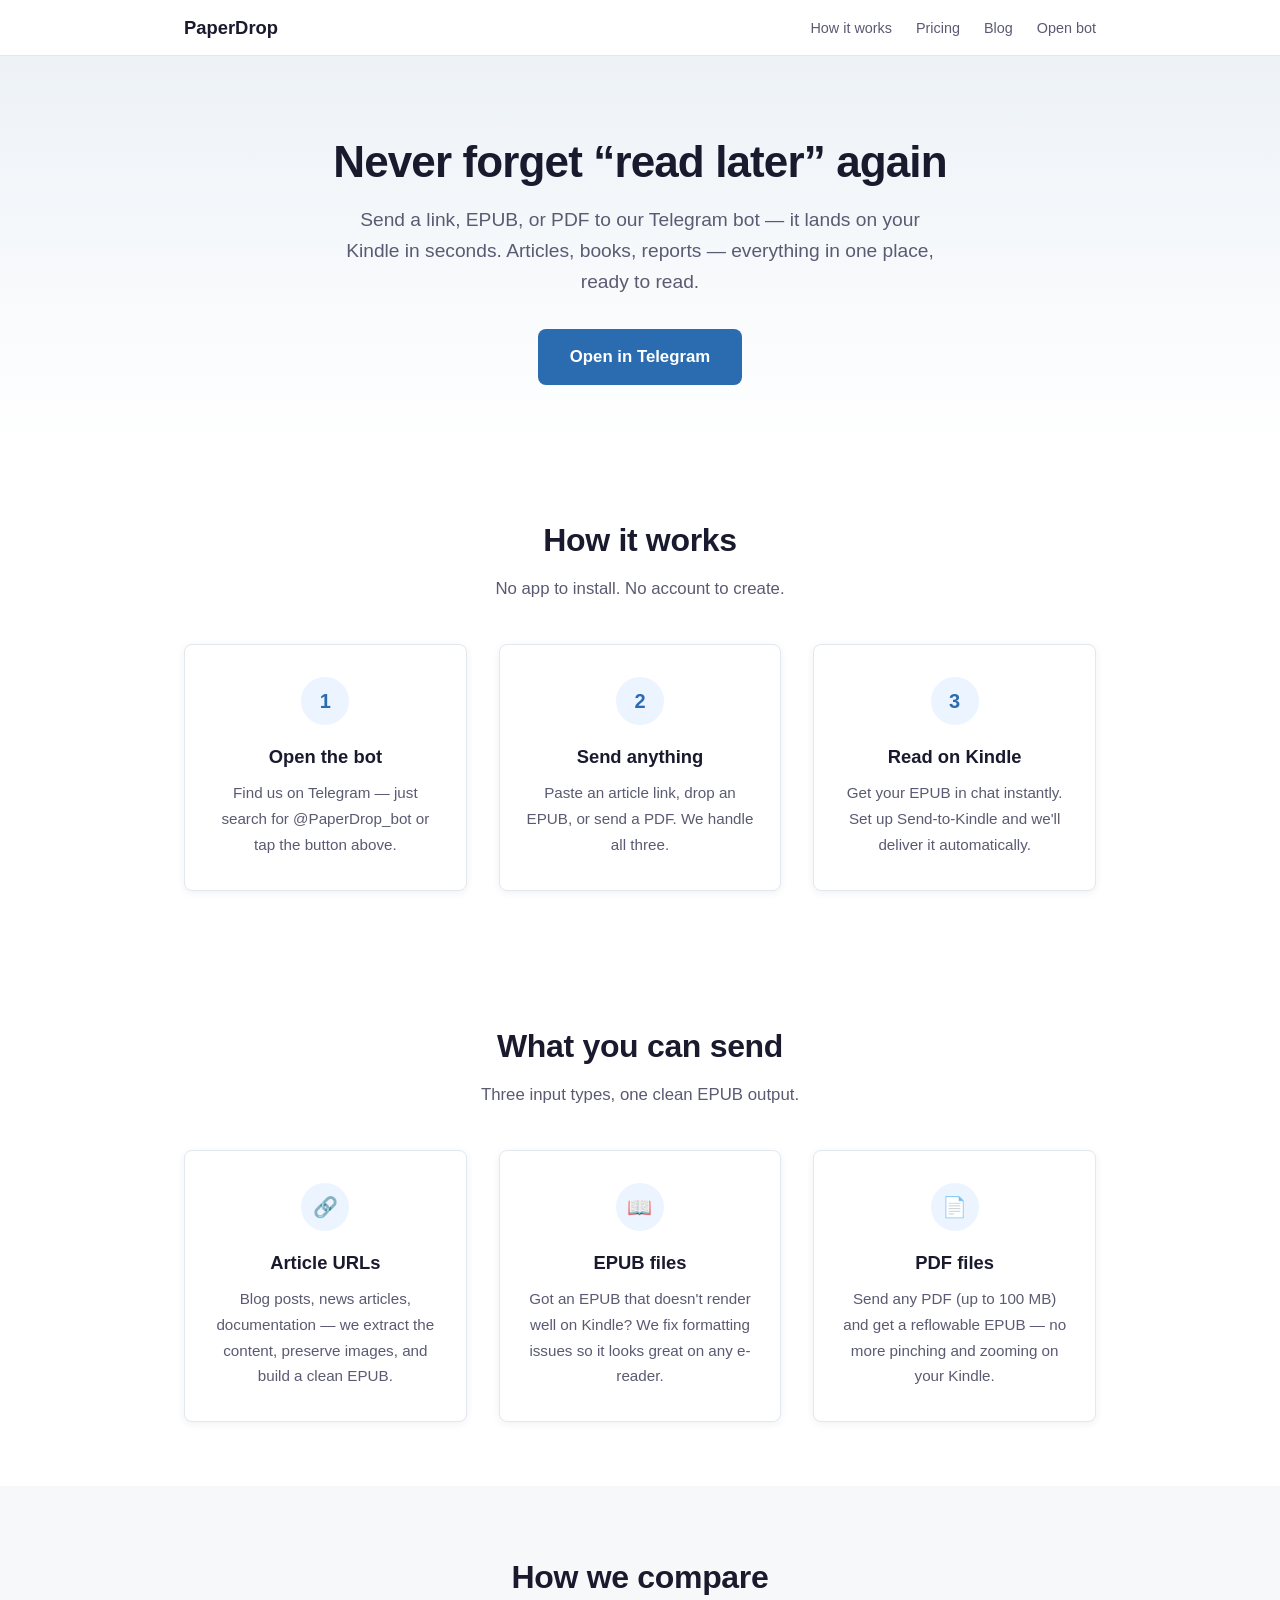
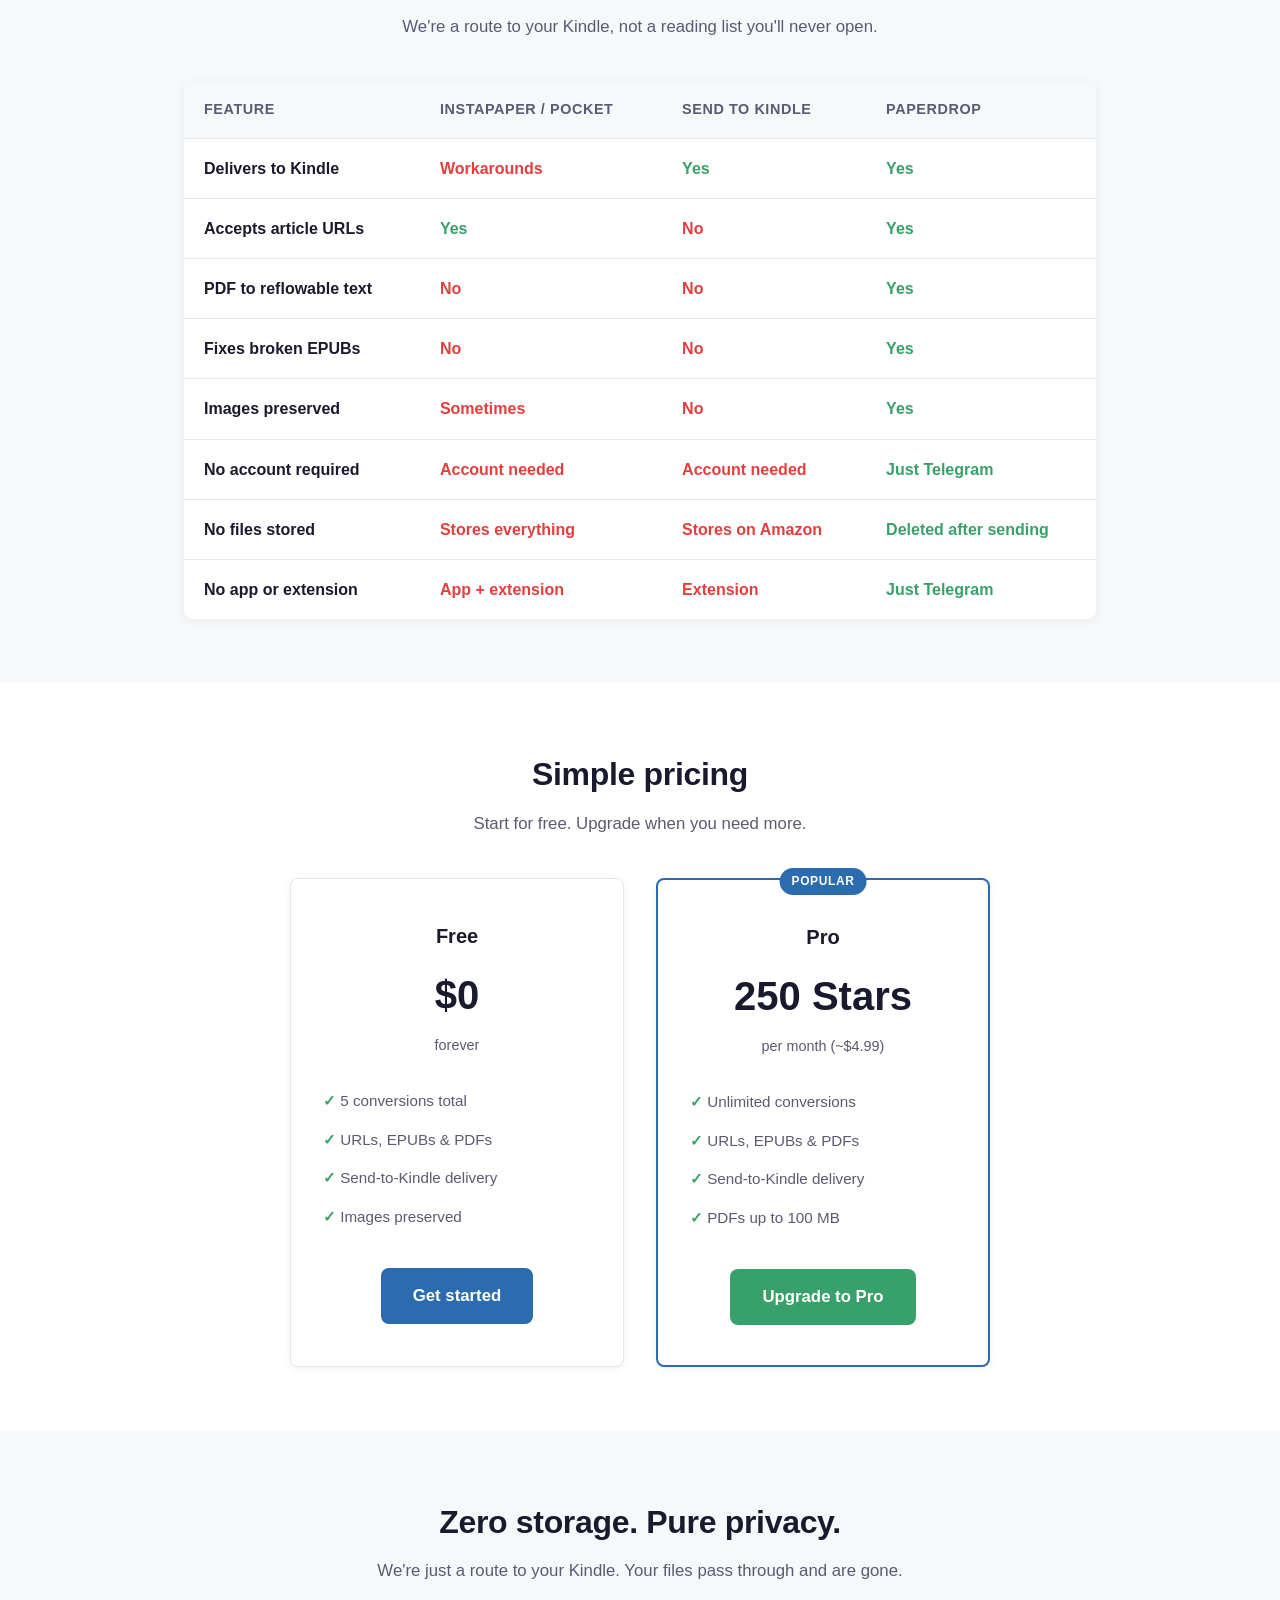
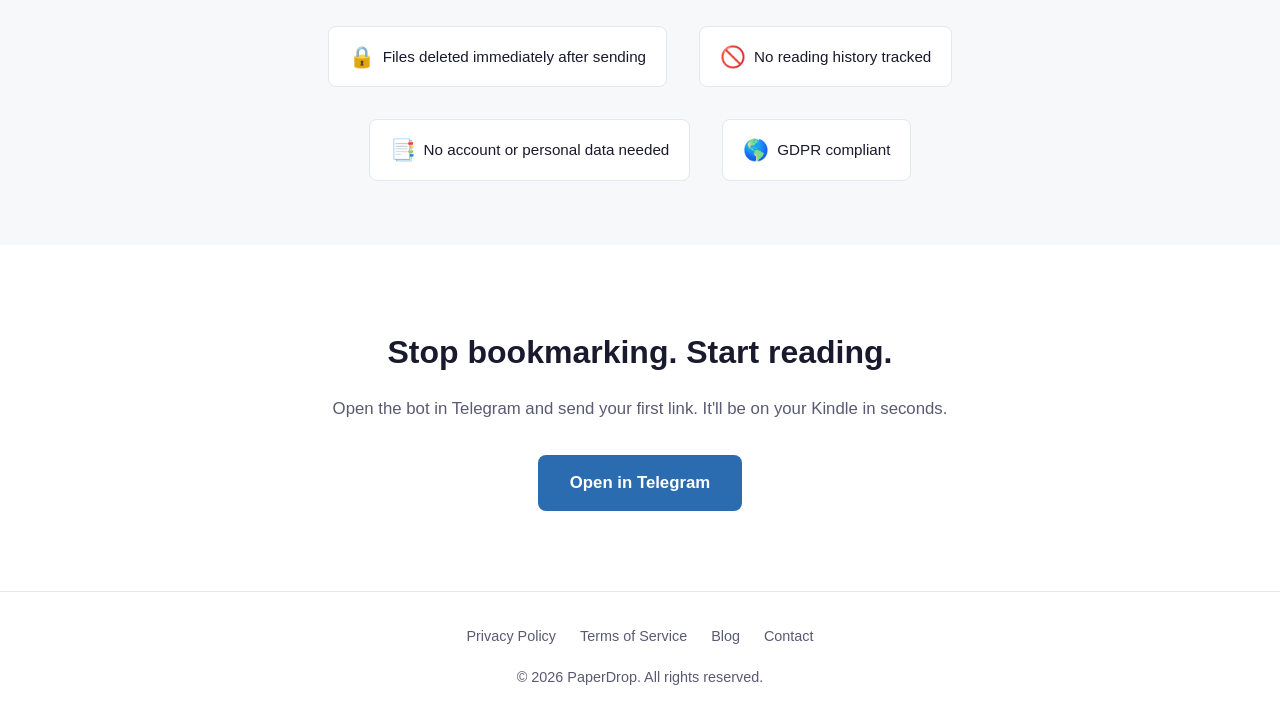
<file: landing/index.html>
<!DOCTYPE html>
<html lang="en">
<head>
  <meta charset="UTF-8">
  <meta name="viewport" content="width=device-width, initial-scale=1.0">
  <title>PaperDrop &mdash; Never forget &ldquo;read later&rdquo; again</title>
  <meta name="description" content="Send articles, EPUBs, or PDFs to our Telegram bot — everything lands on your Kindle in seconds. Never lose a &ldquo;read later&rdquo; link again.">
  <meta name="robots" content="index, follow">
  <link rel="canonical" href="https://paperdrop.bp-flow.com/">

  <!-- Open Graph -->
  <meta property="og:type" content="website">
  <meta property="og:title" content="PaperDrop &mdash; Articles, EPUBs &amp; PDFs to Kindle in seconds">
  <meta property="og:description" content="Send articles, EPUBs, or PDFs to our Telegram bot and get a Kindle-ready EPUB back instantly. Automatic Kindle delivery included.">
  <meta property="og:url" content="https://paperdrop.bp-flow.com">
  <meta property="og:site_name" content="PaperDrop">

  <!-- Twitter Card -->
  <meta name="twitter:card" content="summary">
  <meta name="twitter:title" content="PaperDrop &mdash; Articles, EPUBs &amp; PDFs to Kindle in seconds">
  <meta name="twitter:description" content="Send articles, EPUBs, or PDFs to our Telegram bot. Automatic Kindle delivery included.">

  <link rel="icon" href="favicon.svg" type="image/svg+xml">
  <link rel="stylesheet" href="style.css">

  <!-- Analytics -->
  <meta name="bp-service" content="paperdrop">
  <script src="https://counter.bp-flow.com/static/bp-flow-analytics.js" defer></script>
</head>
<body>

  <!-- Navigation -->
  <nav class="nav">
    <div class="container">
      <a href="/" class="nav-brand">PaperDrop</a>
      <ul class="nav-links">
        <li><a href="#how-it-works">How it works</a></li>
        <li><a href="#pricing">Pricing</a></li>
        <li><a href="https://bp-flow.com/blog">Blog</a></li>
        <li><a href="https://t.me/PaperDrop_bot">Open bot</a></li>
      </ul>
    </div>
  </nav>

  <!-- Hero -->
  <section class="hero">
    <div class="container">
      <h1>Never forget &ldquo;read later&rdquo; again</h1>
      <p class="subheadline">
        Send a link, EPUB, or PDF to our Telegram bot &mdash; it lands on your Kindle in seconds.
        Articles, books, reports &mdash; everything in one place, ready to read.
      </p>
      <a href="https://t.me/PaperDrop_bot" class="btn btn-primary">Open in Telegram</a>
    </div>
  </section>

  <!-- How It Works -->
  <section id="how-it-works">
    <div class="container">
      <h2 class="section-title">How it works</h2>
      <p class="section-subtitle">No app to install. No account to create.</p>
      <div class="steps">
        <div class="step">
          <div class="step-number">1</div>
          <h3>Open the bot</h3>
          <p>Find us on Telegram &mdash; just search for @PaperDrop_bot or tap the button above.</p>
        </div>
        <div class="step">
          <div class="step-number">2</div>
          <h3>Send anything</h3>
          <p>Paste an article link, drop an EPUB, or send a PDF. We handle all three.</p>
        </div>
        <div class="step">
          <div class="step-number">3</div>
          <h3>Read on Kindle</h3>
          <p>Get your EPUB in chat instantly. Set up Send-to-Kindle and we'll deliver it automatically.</p>
        </div>
      </div>
    </div>
  </section>

  <!-- What you can send -->
  <section class="features-section" id="features">
    <div class="container">
      <h2 class="section-title">What you can send</h2>
      <p class="section-subtitle">Three input types, one clean EPUB output.</p>
      <div class="steps">
        <div class="step">
          <div class="step-number">&#128279;</div>
          <h3>Article URLs</h3>
          <p>Blog posts, news articles, documentation &mdash; we extract the content, preserve images, and build a clean EPUB.</p>
        </div>
        <div class="step">
          <div class="step-number">&#128214;</div>
          <h3>EPUB files</h3>
          <p>Got an EPUB that doesn't render well on Kindle? We fix formatting issues so it looks great on any e-reader.</p>
        </div>
        <div class="step">
          <div class="step-number">&#128196;</div>
          <h3>PDF files</h3>
          <p>Send any PDF (up to 100 MB) and get a reflowable EPUB &mdash; no more pinching and zooming on your Kindle.</p>
        </div>
      </div>
    </div>
  </section>

  <!-- Comparison -->
  <section class="comparison-section" id="comparison">
    <div class="container">
      <h2 class="section-title">How we compare</h2>
      <p class="section-subtitle">We're a route to your Kindle, not a reading list you'll never open.</p>
      <div class="comparison-table-wrapper">
        <table class="comparison-table">
          <thead>
            <tr>
              <th>Feature</th>
              <th>Instapaper / Pocket</th>
              <th>Send to Kindle</th>
              <th>PaperDrop</th>
            </tr>
          </thead>
          <tbody>
            <tr>
              <td>Delivers to Kindle</td>
              <td class="cross">Workarounds</td>
              <td class="check">Yes</td>
              <td class="check">Yes</td>
            </tr>
            <tr>
              <td>Accepts article URLs</td>
              <td class="check">Yes</td>
              <td class="cross">No</td>
              <td class="check">Yes</td>
            </tr>
            <tr>
              <td>PDF to reflowable text</td>
              <td class="cross">No</td>
              <td class="cross">No</td>
              <td class="check">Yes</td>
            </tr>
            <tr>
              <td>Fixes broken EPUBs</td>
              <td class="cross">No</td>
              <td class="cross">No</td>
              <td class="check">Yes</td>
            </tr>
            <tr>
              <td>Images preserved</td>
              <td class="cross">Sometimes</td>
              <td class="cross">No</td>
              <td class="check">Yes</td>
            </tr>
            <tr>
              <td>No account required</td>
              <td class="cross">Account needed</td>
              <td class="cross">Account needed</td>
              <td class="check">Just Telegram</td>
            </tr>
            <tr>
              <td>No files stored</td>
              <td class="cross">Stores everything</td>
              <td class="cross">Stores on Amazon</td>
              <td class="check">Deleted after sending</td>
            </tr>
            <tr>
              <td>No app or extension</td>
              <td class="cross">App + extension</td>
              <td class="cross">Extension</td>
              <td class="check">Just Telegram</td>
            </tr>
          </tbody>
        </table>
      </div>
    </div>
  </section>

  <!-- Pricing -->
  <section id="pricing">
    <div class="container">
      <h2 class="section-title">Simple pricing</h2>
      <p class="section-subtitle">Start for free. Upgrade when you need more.</p>
      <div class="pricing-cards">
        <div class="pricing-card">
          <h3>Free</h3>
          <div class="pricing-price">$0</div>
          <div class="pricing-period">forever</div>
          <ul class="pricing-features">
            <li>5 conversions total</li>
            <li>URLs, EPUBs &amp; PDFs</li>
            <li>Send-to-Kindle delivery</li>
            <li>Images preserved</li>
          </ul>
          <a href="https://t.me/PaperDrop_bot" class="btn btn-primary">Get started</a>
        </div>
        <div class="pricing-card featured">
          <h3>Pro</h3>
          <div class="pricing-price">250 Stars</div>
          <div class="pricing-period">per month (~$4.99)</div>
          <ul class="pricing-features">
            <li>Unlimited conversions</li>
            <li>URLs, EPUBs &amp; PDFs</li>
            <li>Send-to-Kindle delivery</li>
            <li>PDFs up to 100 MB</li>
          </ul>
          <a href="https://t.me/PaperDrop_bot" class="btn btn-accent">Upgrade to Pro</a>
        </div>
      </div>
    </div>
  </section>

  <!-- Privacy Highlights -->
  <section class="privacy-highlights">
    <div class="container">
      <h2 class="section-title">Zero storage. Pure privacy.</h2>
      <p class="section-subtitle">We're just a route to your Kindle. Your files pass through and are gone.</p>
      <div class="privacy-badges">
        <div class="privacy-badge">
          <span class="icon">&#128274;</span>
          Files deleted immediately after sending
        </div>
        <div class="privacy-badge">
          <span class="icon">&#128683;</span>
          No reading history tracked
        </div>
        <div class="privacy-badge">
          <span class="icon">&#128209;</span>
          No account or personal data needed
        </div>
        <div class="privacy-badge">
          <span class="icon">&#127758;</span>
          GDPR compliant
        </div>
      </div>
    </div>
  </section>

  <!-- CTA -->
  <section class="cta-section">
    <div class="container">
      <h2>Stop bookmarking. Start reading.</h2>
      <p>Open the bot in Telegram and send your first link. It'll be on your Kindle in seconds.</p>
      <a href="https://t.me/PaperDrop_bot" class="btn btn-primary">Open in Telegram</a>
    </div>
  </section>

  <!-- Footer -->
  <footer class="footer">
    <div class="container">
      <ul class="footer-links">
        <li><a href="privacy.html">Privacy Policy</a></li>
        <li><a href="terms.html">Terms of Service</a></li>
        <li><a href="https://bp-flow.com/blog">Blog</a></li>
        <li><a href="https://t.me/PaperDrop_bot">Contact</a></li>
      </ul>
      <p>&copy; 2026 PaperDrop. All rights reserved.</p>
    </div>
  </footer>

</body>
</html>
</file>
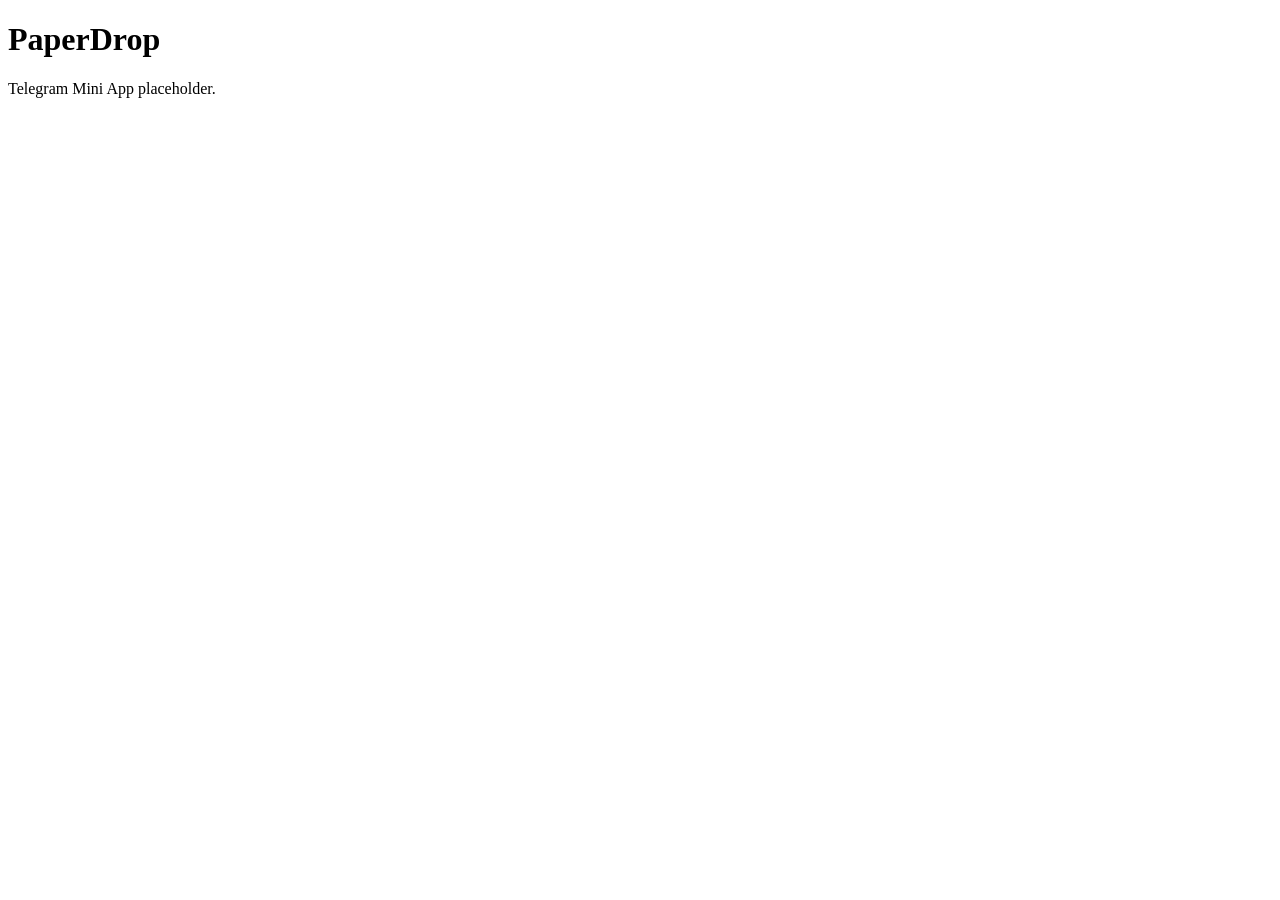
<file: miniapp/index.html>
<!DOCTYPE html>
<html lang="en">
<head>
    <meta charset="UTF-8">
    <meta name="viewport" content="width=device-width, initial-scale=1.0">
    <title>PaperDrop - Mini App</title>
</head>
<body>
    <h1>PaperDrop</h1>
    <p>Telegram Mini App placeholder.</p>
</body>
</html>
</file>
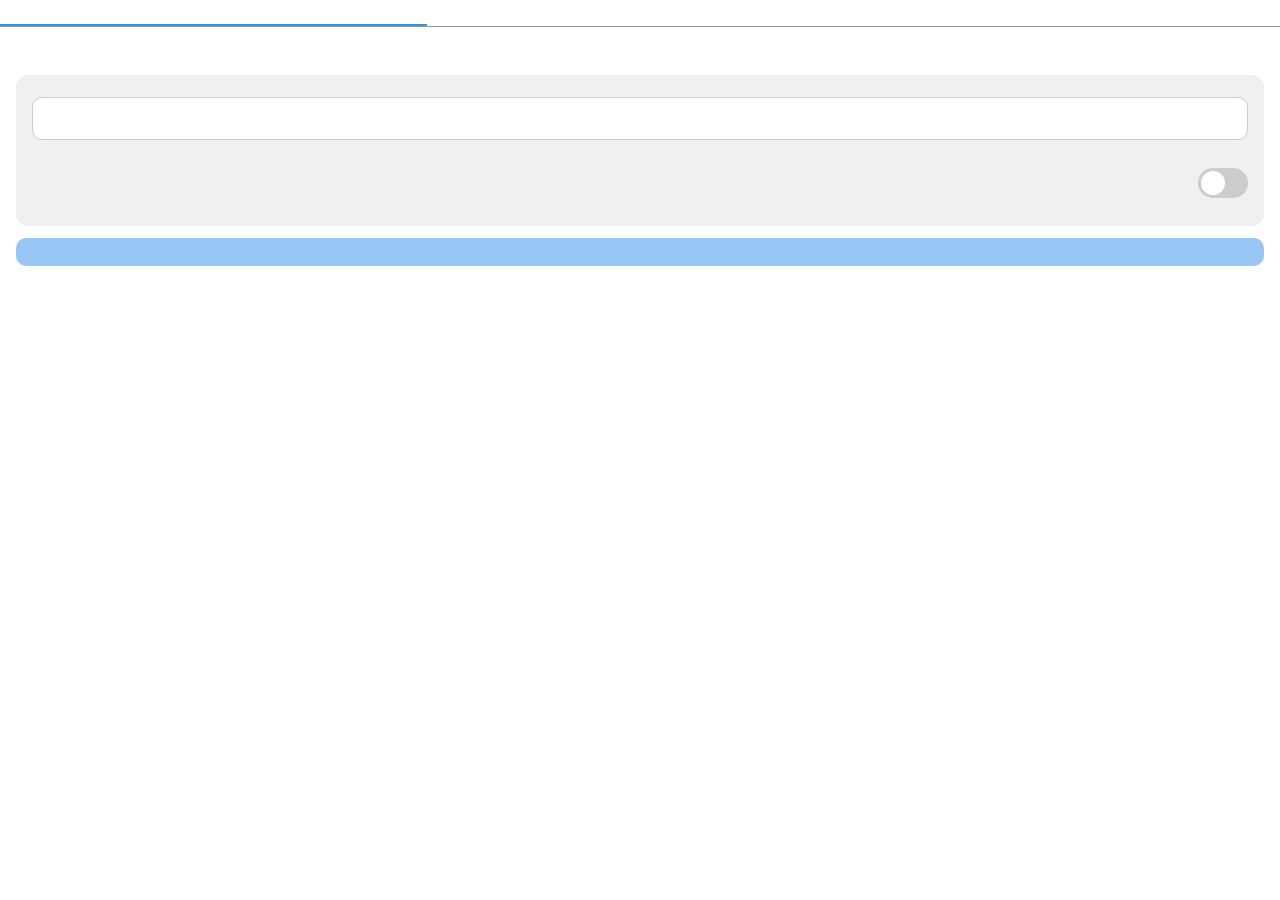
<file: backend/miniapp/index.html>
<!DOCTYPE html>
<html lang="en">
<head>
  <meta charset="UTF-8">
  <meta name="viewport" content="width=device-width, initial-scale=1.0, maximum-scale=1.0, user-scalable=no">
  <title>PaperDrop</title>
  <script src="https://telegram.org/js/telegram-web-app.js"></script>
  <link rel="stylesheet" href="style.css">
</head>
<body>

  <!-- Tab navigation -->
  <nav class="tab-bar">
    <button class="tab-btn active" data-tab="settings" id="tab-settings"></button>
    <button class="tab-btn" data-tab="history" id="tab-history"></button>
    <button class="tab-btn" data-tab="subscription" id="tab-subscription"></button>
  </nav>

  <!-- Settings tab -->
  <section class="tab-panel active" id="panel-settings">
    <div class="welcome" id="welcome-text"></div>

    <p class="section-header" id="label-settings-header"></p>
    <div class="card">
      <div class="form-group">
        <label class="form-label" for="kindle-email" id="label-kindle-email"></label>
        <input class="form-input" type="email" id="kindle-email" placeholder="">
        <p class="form-hint" id="hint-kindle-email"><a href="https://www.amazon.com/sendtokindle" target="_blank" rel="noopener" id="link-kindle-settings"></a></p>
        <p class="form-error" id="error-kindle-email" style="display:none;"></p>
        <p class="form-hint form-hint--action" id="hint-kindle-whitelist" style="display:none;"></p>
      </div>

      <div class="toggle-row">
        <div>
          <div class="toggle-label" id="label-grayscale"></div>
          <div class="toggle-sublabel" id="hint-grayscale"></div>
        </div>
        <label class="toggle-switch">
          <input type="checkbox" id="grayscale-toggle">
          <span class="toggle-slider"></span>
        </label>
      </div>
    </div>

    <button class="btn-primary" id="btn-save-settings" disabled></button>
  </section>

  <!-- History tab -->
  <section class="tab-panel" id="panel-history">
    <p class="section-header" id="label-history-header"></p>
    <ul class="history-list" id="history-list"></ul>
    <div class="spinner" id="history-spinner" style="display:none;"></div>
    <div class="empty-state" id="history-empty" style="display:none;">
      <div class="empty-state-icon">&#128214;</div>
      <p class="empty-state-text" id="label-history-empty"></p>
    </div>
  </section>

  <!-- Subscription tab -->
  <section class="tab-panel" id="panel-subscription">
    <p class="section-header" id="label-sub-header"></p>
    <div class="card sub-card" id="sub-card">
      <div class="spinner" id="sub-spinner"></div>
    </div>
  </section>

  <!-- Toast notification -->
  <div class="toast" id="toast"></div>

  <script src="i18n.js"></script>
  <script src="app.js"></script>
</body>
</html>
</file>
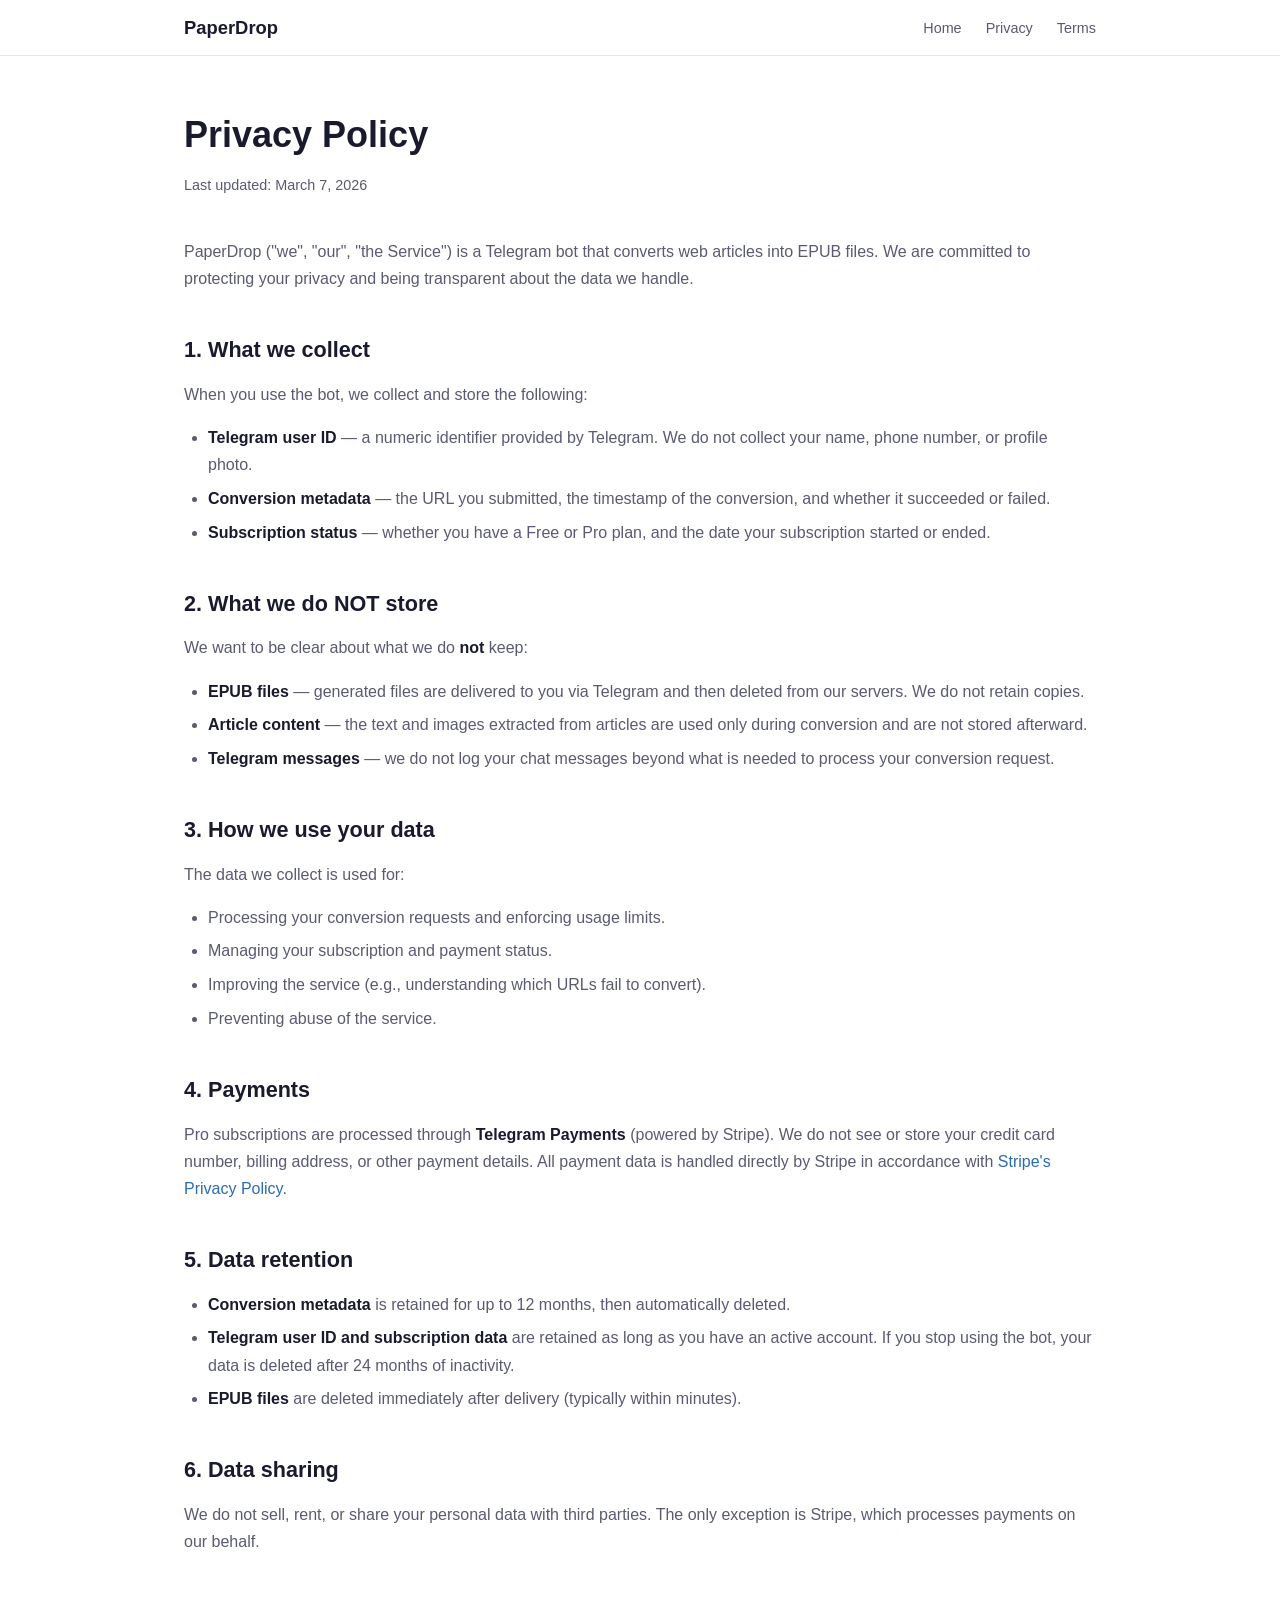
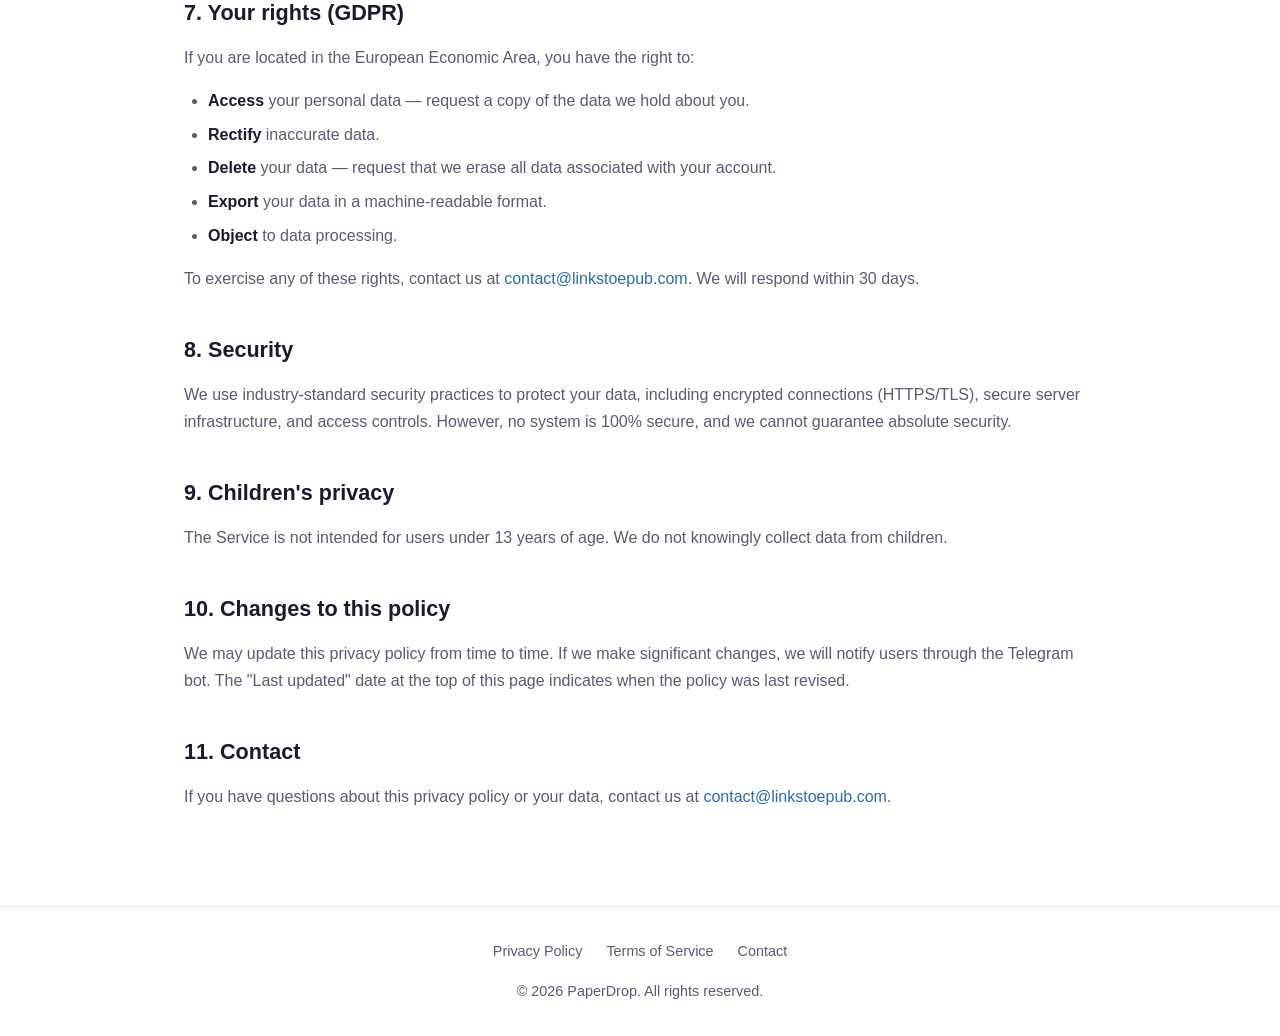
<file: landing/privacy.html>
<!DOCTYPE html>
<html lang="en">
<head>
  <meta charset="UTF-8">
  <meta name="viewport" content="width=device-width, initial-scale=1.0">
  <title>Privacy Policy &mdash; PaperDrop</title>
  <meta name="description" content="Privacy policy for PaperDrop. Learn what data we collect, how we use it, and how we protect your privacy.">
  <meta name="robots" content="index, follow">
  <link rel="canonical" href="https://paperdrop.bp-flow.com/privacy.html">

  <meta property="og:type" content="website">
  <meta property="og:title" content="Privacy Policy &mdash; PaperDrop">
  <meta property="og:description" content="Privacy policy for PaperDrop. Learn what data we collect and how we protect your privacy.">

  <link rel="icon" href="favicon.ico" type="image/x-icon">
  <link rel="stylesheet" href="style.css">
</head>
<body>

  <nav class="nav">
    <div class="container">
      <a href="/" class="nav-brand">PaperDrop</a>
      <ul class="nav-links">
        <li><a href="/">Home</a></li>
        <li><a href="privacy.html">Privacy</a></li>
        <li><a href="terms.html">Terms</a></li>
      </ul>
    </div>
  </nav>

  <main class="legal-page">
    <div class="container">

      <h1>Privacy Policy</h1>
      <p class="last-updated">Last updated: March 7, 2026</p>

      <p>
        PaperDrop ("we", "our", "the Service") is a Telegram bot that converts web articles
        into EPUB files. We are committed to protecting your privacy and being transparent about
        the data we handle.
      </p>

      <h2>1. What we collect</h2>
      <p>When you use the bot, we collect and store the following:</p>
      <ul>
        <li><strong>Telegram user ID</strong> &mdash; a numeric identifier provided by Telegram. We do not collect your name, phone number, or profile photo.</li>
        <li><strong>Conversion metadata</strong> &mdash; the URL you submitted, the timestamp of the conversion, and whether it succeeded or failed.</li>
        <li><strong>Subscription status</strong> &mdash; whether you have a Free or Pro plan, and the date your subscription started or ended.</li>
      </ul>

      <h2>2. What we do NOT store</h2>
      <p>We want to be clear about what we do <strong>not</strong> keep:</p>
      <ul>
        <li><strong>EPUB files</strong> &mdash; generated files are delivered to you via Telegram and then deleted from our servers. We do not retain copies.</li>
        <li><strong>Article content</strong> &mdash; the text and images extracted from articles are used only during conversion and are not stored afterward.</li>
        <li><strong>Telegram messages</strong> &mdash; we do not log your chat messages beyond what is needed to process your conversion request.</li>
      </ul>

      <h2>3. How we use your data</h2>
      <p>The data we collect is used for:</p>
      <ul>
        <li>Processing your conversion requests and enforcing usage limits.</li>
        <li>Managing your subscription and payment status.</li>
        <li>Improving the service (e.g., understanding which URLs fail to convert).</li>
        <li>Preventing abuse of the service.</li>
      </ul>

      <h2>4. Payments</h2>
      <p>
        Pro subscriptions are processed through <strong>Telegram Payments</strong> (powered by Stripe).
        We do not see or store your credit card number, billing address, or other payment details.
        All payment data is handled directly by Stripe in accordance with
        <a href="https://stripe.com/privacy" target="_blank" rel="noopener noreferrer">Stripe's Privacy Policy</a>.
      </p>

      <h2>5. Data retention</h2>
      <ul>
        <li><strong>Conversion metadata</strong> is retained for up to 12 months, then automatically deleted.</li>
        <li><strong>Telegram user ID and subscription data</strong> are retained as long as you have an active account. If you stop using the bot, your data is deleted after 24 months of inactivity.</li>
        <li><strong>EPUB files</strong> are deleted immediately after delivery (typically within minutes).</li>
      </ul>

      <h2>6. Data sharing</h2>
      <p>
        We do not sell, rent, or share your personal data with third parties.
        The only exception is Stripe, which processes payments on our behalf.
      </p>

      <h2>7. Your rights (GDPR)</h2>
      <p>
        If you are located in the European Economic Area, you have the right to:
      </p>
      <ul>
        <li><strong>Access</strong> your personal data &mdash; request a copy of the data we hold about you.</li>
        <li><strong>Rectify</strong> inaccurate data.</li>
        <li><strong>Delete</strong> your data &mdash; request that we erase all data associated with your account.</li>
        <li><strong>Export</strong> your data in a machine-readable format.</li>
        <li><strong>Object</strong> to data processing.</li>
      </ul>
      <p>
        To exercise any of these rights, contact us at
        <a href="mailto:contact@linkstoepub.com">contact@linkstoepub.com</a>.
        We will respond within 30 days.
      </p>

      <h2>8. Security</h2>
      <p>
        We use industry-standard security practices to protect your data, including encrypted
        connections (HTTPS/TLS), secure server infrastructure, and access controls.
        However, no system is 100% secure, and we cannot guarantee absolute security.
      </p>

      <h2>9. Children's privacy</h2>
      <p>
        The Service is not intended for users under 13 years of age.
        We do not knowingly collect data from children.
      </p>

      <h2>10. Changes to this policy</h2>
      <p>
        We may update this privacy policy from time to time. If we make significant changes,
        we will notify users through the Telegram bot. The "Last updated" date at the top
        of this page indicates when the policy was last revised.
      </p>

      <h2>11. Contact</h2>
      <p>
        If you have questions about this privacy policy or your data, contact us at
        <a href="mailto:contact@linkstoepub.com">contact@linkstoepub.com</a>.
      </p>

    </div>
  </main>

  <footer class="footer">
    <div class="container">
      <ul class="footer-links">
        <li><a href="privacy.html">Privacy Policy</a></li>
        <li><a href="terms.html">Terms of Service</a></li>
        <li><a href="mailto:contact@linkstoepub.com">Contact</a></li>
      </ul>
      <p>&copy; 2026 PaperDrop. All rights reserved.</p>
    </div>
  </footer>

</body>
</html>
</file>
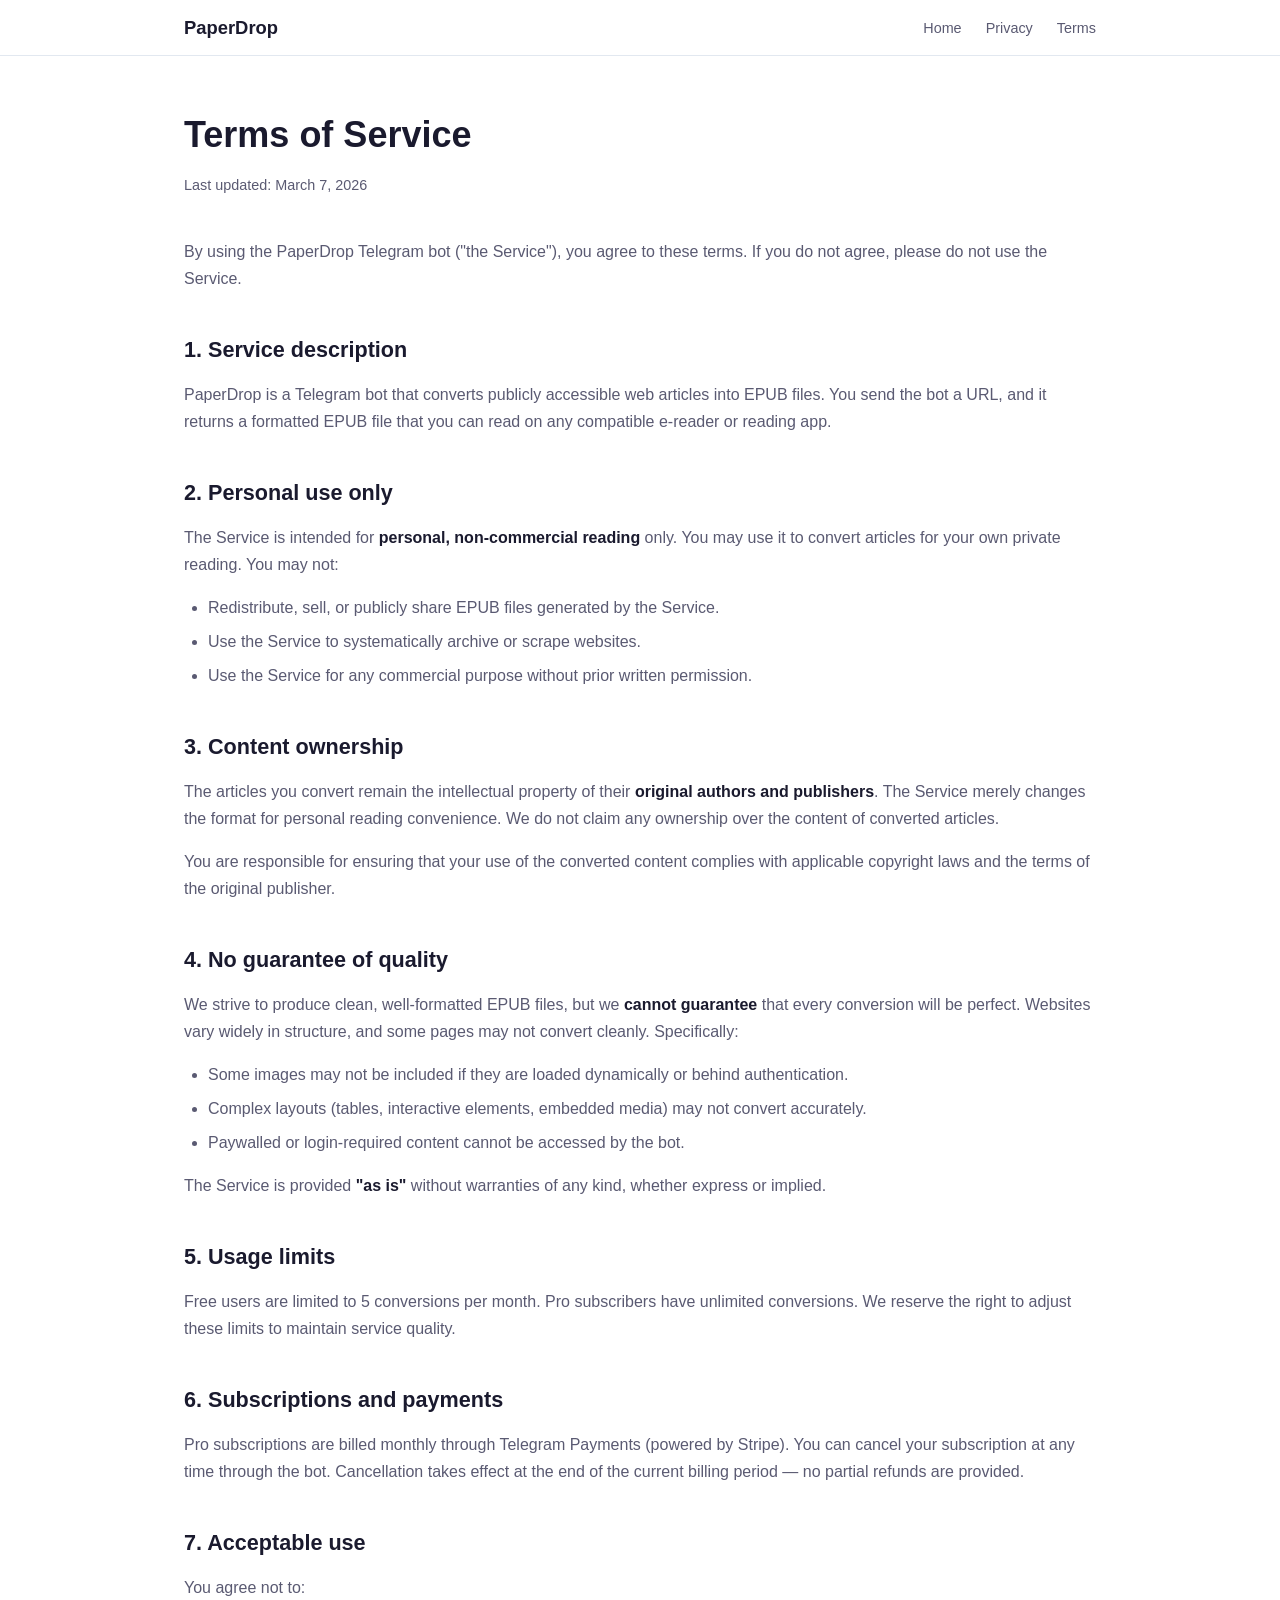
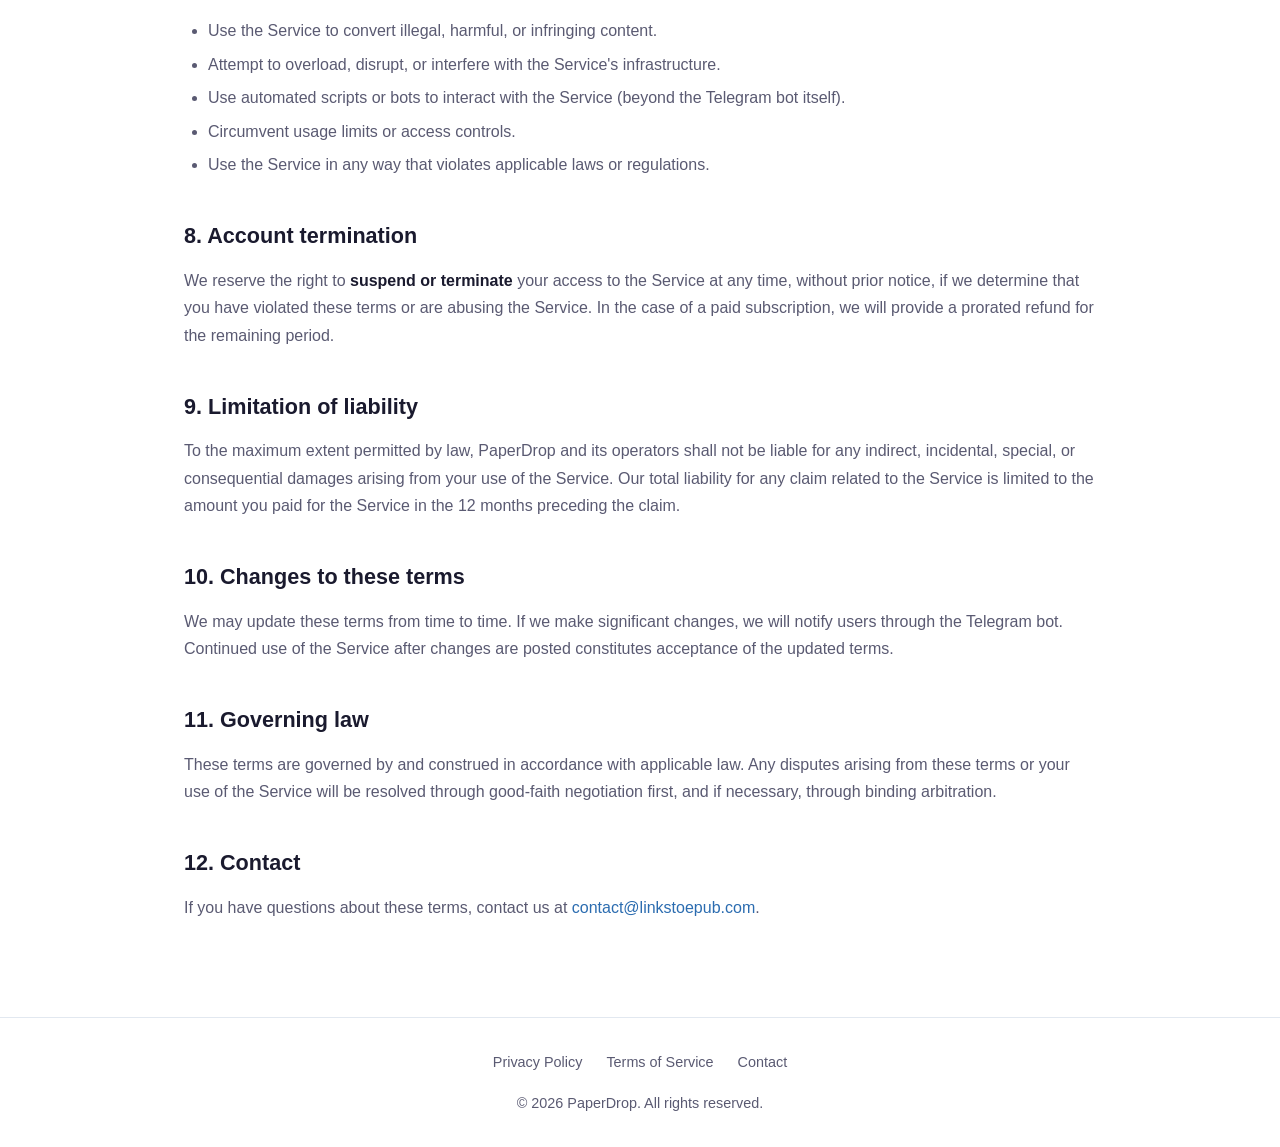
<file: landing/terms.html>
<!DOCTYPE html>
<html lang="en">
<head>
  <meta charset="UTF-8">
  <meta name="viewport" content="width=device-width, initial-scale=1.0">
  <title>Terms of Service &mdash; PaperDrop</title>
  <meta name="description" content="Terms of service for PaperDrop. Read about acceptable use, content ownership, and service limitations.">
  <meta name="robots" content="index, follow">
  <link rel="canonical" href="https://paperdrop.bp-flow.com/terms.html">

  <meta property="og:type" content="website">
  <meta property="og:title" content="Terms of Service &mdash; PaperDrop">
  <meta property="og:description" content="Terms of service for the PaperDrop Telegram bot.">

  <link rel="icon" href="favicon.ico" type="image/x-icon">
  <link rel="stylesheet" href="style.css">
</head>
<body>

  <nav class="nav">
    <div class="container">
      <a href="/" class="nav-brand">PaperDrop</a>
      <ul class="nav-links">
        <li><a href="/">Home</a></li>
        <li><a href="privacy.html">Privacy</a></li>
        <li><a href="terms.html">Terms</a></li>
      </ul>
    </div>
  </nav>

  <main class="legal-page">
    <div class="container">

      <h1>Terms of Service</h1>
      <p class="last-updated">Last updated: March 7, 2026</p>

      <p>
        By using the PaperDrop Telegram bot ("the Service"), you agree to these terms.
        If you do not agree, please do not use the Service.
      </p>

      <h2>1. Service description</h2>
      <p>
        PaperDrop is a Telegram bot that converts publicly accessible web articles into
        EPUB files. You send the bot a URL, and it returns a formatted EPUB file that you can
        read on any compatible e-reader or reading app.
      </p>

      <h2>2. Personal use only</h2>
      <p>
        The Service is intended for <strong>personal, non-commercial reading</strong> only.
        You may use it to convert articles for your own private reading. You may not:
      </p>
      <ul>
        <li>Redistribute, sell, or publicly share EPUB files generated by the Service.</li>
        <li>Use the Service to systematically archive or scrape websites.</li>
        <li>Use the Service for any commercial purpose without prior written permission.</li>
      </ul>

      <h2>3. Content ownership</h2>
      <p>
        The articles you convert remain the intellectual property of their <strong>original authors
        and publishers</strong>. The Service merely changes the format for personal reading
        convenience. We do not claim any ownership over the content of converted articles.
      </p>
      <p>
        You are responsible for ensuring that your use of the converted content complies with
        applicable copyright laws and the terms of the original publisher.
      </p>

      <h2>4. No guarantee of quality</h2>
      <p>
        We strive to produce clean, well-formatted EPUB files, but we <strong>cannot guarantee</strong>
        that every conversion will be perfect. Websites vary widely in structure, and some pages
        may not convert cleanly. Specifically:
      </p>
      <ul>
        <li>Some images may not be included if they are loaded dynamically or behind authentication.</li>
        <li>Complex layouts (tables, interactive elements, embedded media) may not convert accurately.</li>
        <li>Paywalled or login-required content cannot be accessed by the bot.</li>
      </ul>
      <p>
        The Service is provided <strong>"as is"</strong> without warranties of any kind,
        whether express or implied.
      </p>

      <h2>5. Usage limits</h2>
      <p>
        Free users are limited to 5 conversions per month. Pro subscribers have unlimited
        conversions. We reserve the right to adjust these limits to maintain service quality.
      </p>

      <h2>6. Subscriptions and payments</h2>
      <p>
        Pro subscriptions are billed monthly through Telegram Payments (powered by Stripe).
        You can cancel your subscription at any time through the bot. Cancellation takes
        effect at the end of the current billing period &mdash; no partial refunds are provided.
      </p>

      <h2>7. Acceptable use</h2>
      <p>You agree not to:</p>
      <ul>
        <li>Use the Service to convert illegal, harmful, or infringing content.</li>
        <li>Attempt to overload, disrupt, or interfere with the Service's infrastructure.</li>
        <li>Use automated scripts or bots to interact with the Service (beyond the Telegram bot itself).</li>
        <li>Circumvent usage limits or access controls.</li>
        <li>Use the Service in any way that violates applicable laws or regulations.</li>
      </ul>

      <h2>8. Account termination</h2>
      <p>
        We reserve the right to <strong>suspend or terminate</strong> your access to the Service
        at any time, without prior notice, if we determine that you have violated these terms or
        are abusing the Service. In the case of a paid subscription, we will provide a prorated
        refund for the remaining period.
      </p>

      <h2>9. Limitation of liability</h2>
      <p>
        To the maximum extent permitted by law, PaperDrop and its operators shall not be
        liable for any indirect, incidental, special, or consequential damages arising from
        your use of the Service. Our total liability for any claim related to the Service is
        limited to the amount you paid for the Service in the 12 months preceding the claim.
      </p>

      <h2>10. Changes to these terms</h2>
      <p>
        We may update these terms from time to time. If we make significant changes, we will
        notify users through the Telegram bot. Continued use of the Service after changes are
        posted constitutes acceptance of the updated terms.
      </p>

      <h2>11. Governing law</h2>
      <p>
        These terms are governed by and construed in accordance with applicable law.
        Any disputes arising from these terms or your use of the Service will be resolved
        through good-faith negotiation first, and if necessary, through binding arbitration.
      </p>

      <h2>12. Contact</h2>
      <p>
        If you have questions about these terms, contact us at
        <a href="mailto:contact@linkstoepub.com">contact@linkstoepub.com</a>.
      </p>

    </div>
  </main>

  <footer class="footer">
    <div class="container">
      <ul class="footer-links">
        <li><a href="privacy.html">Privacy Policy</a></li>
        <li><a href="terms.html">Terms of Service</a></li>
        <li><a href="mailto:contact@linkstoepub.com">Contact</a></li>
      </ul>
      <p>&copy; 2026 PaperDrop. All rights reserved.</p>
    </div>
  </footer>

</body>
</html>
</file>
<file: landing/style.css>
/* ===== Reset & Base ===== */
*,
*::before,
*::after {
  box-sizing: border-box;
  margin: 0;
  padding: 0;
}

:root {
  --color-bg: #ffffff;
  --color-bg-alt: #f7f8fa;
  --color-text: #1a1a2e;
  --color-text-muted: #5a5a72;
  --color-primary: #2b6cb0;
  --color-primary-hover: #1e4e8c;
  --color-accent: #38a169;
  --color-accent-hover: #2f855a;
  --color-border: #e2e8f0;
  --color-card-bg: #ffffff;
  --color-card-shadow: rgba(0, 0, 0, 0.06);
  --color-hero-gradient-start: #edf2f7;
  --color-hero-gradient-end: #e2e8f0;
  --color-tag-bg: #ebf4ff;
  --color-tag-text: #2b6cb0;
  --color-check: #38a169;
  --color-cross: #e53e3e;
  --radius: 8px;
  --max-width: 960px;
  --font-sans: -apple-system, BlinkMacSystemFont, "Segoe UI", Roboto, "Helvetica Neue", Arial, sans-serif;
}

@media (prefers-color-scheme: dark) {
  :root {
    --color-bg: #0f1117;
    --color-bg-alt: #181a24;
    --color-text: #e2e8f0;
    --color-text-muted: #a0aec0;
    --color-primary: #63b3ed;
    --color-primary-hover: #90cdf4;
    --color-accent: #68d391;
    --color-accent-hover: #9ae6b4;
    --color-border: #2d3748;
    --color-card-bg: #1a202c;
    --color-card-shadow: rgba(0, 0, 0, 0.3);
    --color-hero-gradient-start: #1a202c;
    --color-hero-gradient-end: #171923;
    --color-tag-bg: #1a365d;
    --color-tag-text: #90cdf4;
    --color-check: #68d391;
    --color-cross: #fc8181;
  }
}

html {
  scroll-behavior: smooth;
  font-size: 16px;
}

body {
  font-family: var(--font-sans);
  color: var(--color-text);
  background-color: var(--color-bg);
  line-height: 1.7;
  -webkit-font-smoothing: antialiased;
}

a {
  color: var(--color-primary);
  text-decoration: none;
}

a:hover {
  text-decoration: underline;
}

img {
  max-width: 100%;
  height: auto;
}

/* ===== Layout ===== */
.container {
  max-width: var(--max-width);
  margin: 0 auto;
  padding: 0 1.5rem;
}

section {
  padding: 4rem 0;
}

/* ===== Navigation ===== */
.nav {
  position: sticky;
  top: 0;
  z-index: 100;
  background-color: var(--color-bg);
  border-bottom: 1px solid var(--color-border);
  padding: 0.75rem 0;
}

.nav .container {
  display: flex;
  align-items: center;
  justify-content: space-between;
}

.nav-brand {
  font-size: 1.15rem;
  font-weight: 700;
  color: var(--color-text);
  text-decoration: none;
}

.nav-brand:hover {
  text-decoration: none;
}

.nav-links {
  display: flex;
  gap: 1.5rem;
  list-style: none;
}

.nav-links a {
  font-size: 0.9rem;
  color: var(--color-text-muted);
  transition: color 0.15s;
}

.nav-links a:hover {
  color: var(--color-text);
  text-decoration: none;
}

/* ===== Hero ===== */
.hero {
  text-align: center;
  padding: 5rem 0 4rem;
  background: linear-gradient(180deg, var(--color-hero-gradient-start), var(--color-bg));
}

.hero h1 {
  font-size: 2.75rem;
  font-weight: 800;
  line-height: 1.2;
  margin-bottom: 1rem;
  letter-spacing: -0.02em;
}

.hero .subheadline {
  font-size: 1.2rem;
  color: var(--color-text-muted);
  max-width: 600px;
  margin: 0 auto 2rem;
  line-height: 1.6;
}

/* ===== Buttons ===== */
.btn {
  display: inline-block;
  padding: 0.85rem 2rem;
  border-radius: var(--radius);
  font-size: 1.05rem;
  font-weight: 600;
  text-decoration: none;
  transition: background-color 0.15s, transform 0.1s;
  cursor: pointer;
  border: none;
}

.btn:hover {
  text-decoration: none;
  transform: translateY(-1px);
}

.btn-primary {
  background-color: var(--color-primary);
  color: #fff;
}

.btn-primary:hover {
  background-color: var(--color-primary-hover);
}

.btn-accent {
  background-color: var(--color-accent);
  color: #fff;
}

.btn-accent:hover {
  background-color: var(--color-accent-hover);
}

/* ===== Section Headings ===== */
.section-title {
  font-size: 2rem;
  font-weight: 700;
  text-align: center;
  margin-bottom: 0.5rem;
  letter-spacing: -0.01em;
}

.section-subtitle {
  text-align: center;
  color: var(--color-text-muted);
  margin-bottom: 2.5rem;
  font-size: 1.05rem;
}

/* ===== How It Works ===== */
.steps {
  display: grid;
  grid-template-columns: repeat(3, 1fr);
  gap: 2rem;
  margin-top: 1rem;
}

.step {
  text-align: center;
  padding: 2rem 1.5rem;
  background: var(--color-card-bg);
  border: 1px solid var(--color-border);
  border-radius: var(--radius);
  box-shadow: 0 2px 8px var(--color-card-shadow);
}

.step-number {
  display: inline-flex;
  align-items: center;
  justify-content: center;
  width: 3rem;
  height: 3rem;
  border-radius: 50%;
  background-color: var(--color-tag-bg);
  color: var(--color-tag-text);
  font-weight: 700;
  font-size: 1.25rem;
  margin-bottom: 1rem;
}

.step h3 {
  font-size: 1.15rem;
  margin-bottom: 0.5rem;
}

.step p {
  color: var(--color-text-muted);
  font-size: 0.95rem;
}

/* ===== Comparison ===== */
.comparison-section {
  background-color: var(--color-bg-alt);
}

.comparison-table {
  width: 100%;
  border-collapse: collapse;
  margin-top: 1rem;
  background: var(--color-card-bg);
  border-radius: var(--radius);
  overflow: hidden;
  box-shadow: 0 2px 8px var(--color-card-shadow);
}

.comparison-table th,
.comparison-table td {
  padding: 1rem 1.25rem;
  text-align: left;
  border-bottom: 1px solid var(--color-border);
}

.comparison-table thead th {
  background-color: var(--color-bg-alt);
  font-weight: 700;
  font-size: 0.9rem;
  text-transform: uppercase;
  letter-spacing: 0.04em;
  color: var(--color-text-muted);
}

.comparison-table tbody td:first-child {
  font-weight: 600;
}

.comparison-table tbody tr:last-child td {
  border-bottom: none;
}

.check {
  color: var(--color-check);
  font-weight: 700;
}

.cross {
  color: var(--color-cross);
  font-weight: 700;
}

/* ===== Pricing ===== */
.pricing-cards {
  display: grid;
  grid-template-columns: repeat(2, 1fr);
  gap: 2rem;
  max-width: 700px;
  margin: 0 auto;
}

.pricing-card {
  padding: 2.5rem 2rem;
  border: 1px solid var(--color-border);
  border-radius: var(--radius);
  background: var(--color-card-bg);
  box-shadow: 0 2px 8px var(--color-card-shadow);
  text-align: center;
}

.pricing-card.featured {
  border-color: var(--color-primary);
  border-width: 2px;
  position: relative;
}

.pricing-card.featured::before {
  content: "Popular";
  position: absolute;
  top: -0.75rem;
  left: 50%;
  transform: translateX(-50%);
  background-color: var(--color-primary);
  color: #fff;
  font-size: 0.75rem;
  font-weight: 700;
  padding: 0.2rem 0.75rem;
  border-radius: 999px;
  text-transform: uppercase;
  letter-spacing: 0.05em;
}

.pricing-card h3 {
  font-size: 1.25rem;
  margin-bottom: 0.5rem;
}

.pricing-price {
  font-size: 2.5rem;
  font-weight: 800;
  margin-bottom: 0.25rem;
}

.pricing-period {
  color: var(--color-text-muted);
  font-size: 0.9rem;
  margin-bottom: 1.5rem;
}

.pricing-features {
  list-style: none;
  text-align: left;
  margin-bottom: 2rem;
}

.pricing-features li {
  padding: 0.4rem 0;
  font-size: 0.95rem;
  color: var(--color-text-muted);
}

.pricing-features li::before {
  content: "\2713  ";
  color: var(--color-check);
  font-weight: 700;
}

/* ===== Privacy Highlights ===== */
.privacy-highlights {
  text-align: center;
  background-color: var(--color-bg-alt);
}

.privacy-badges {
  display: flex;
  justify-content: center;
  gap: 2rem;
  flex-wrap: wrap;
  margin-top: 1.5rem;
}

.privacy-badge {
  display: flex;
  align-items: center;
  gap: 0.5rem;
  padding: 0.75rem 1.25rem;
  background: var(--color-card-bg);
  border: 1px solid var(--color-border);
  border-radius: var(--radius);
  font-size: 0.95rem;
  font-weight: 500;
}

.privacy-badge .icon {
  font-size: 1.3rem;
}

/* ===== CTA ===== */
.cta-section {
  text-align: center;
  padding: 5rem 0;
}

.cta-section h2 {
  font-size: 2rem;
  font-weight: 700;
  margin-bottom: 1rem;
}

.cta-section p {
  color: var(--color-text-muted);
  margin-bottom: 2rem;
  font-size: 1.05rem;
}

/* ===== Footer ===== */
.footer {
  border-top: 1px solid var(--color-border);
  padding: 2rem 0;
  text-align: center;
  font-size: 0.9rem;
  color: var(--color-text-muted);
}

.footer-links {
  display: flex;
  justify-content: center;
  gap: 1.5rem;
  list-style: none;
  margin-bottom: 1rem;
}

.footer-links a {
  color: var(--color-text-muted);
  font-size: 0.9rem;
}

.footer-links a:hover {
  color: var(--color-text);
}

/* ===== Legal Pages ===== */
.legal-page {
  padding: 3rem 0 5rem;
}

.legal-page h1 {
  font-size: 2.25rem;
  font-weight: 700;
  margin-bottom: 0.5rem;
}

.legal-page .last-updated {
  color: var(--color-text-muted);
  font-size: 0.9rem;
  margin-bottom: 2.5rem;
}

.legal-page h2 {
  font-size: 1.35rem;
  font-weight: 700;
  margin-top: 2.5rem;
  margin-bottom: 0.75rem;
}

.legal-page p,
.legal-page ul,
.legal-page ol {
  margin-bottom: 1rem;
  color: var(--color-text-muted);
}

.legal-page ul,
.legal-page ol {
  padding-left: 1.5rem;
}

.legal-page li {
  margin-bottom: 0.4rem;
}

.legal-page strong {
  color: var(--color-text);
}

.legal-page a {
  color: var(--color-primary);
}

/* ===== Responsive ===== */
@media (max-width: 768px) {
  .hero h1 {
    font-size: 2rem;
  }

  .hero .subheadline {
    font-size: 1.05rem;
  }

  .steps {
    grid-template-columns: 1fr;
    gap: 1.25rem;
  }

  .pricing-cards {
    grid-template-columns: 1fr;
  }

  .comparison-table-wrapper {
    overflow-x: auto;
    -webkit-overflow-scrolling: touch;
  }

  .comparison-table {
    font-size: 0.85rem;
    min-width: 520px;
  }

  .comparison-table th,
  .comparison-table td {
    padding: 0.65rem 0.6rem;
  }

  .privacy-badges {
    flex-direction: column;
    align-items: center;
  }

  section {
    padding: 3rem 0;
  }

  .nav-links {
    gap: 1rem;
  }
}

@media (max-width: 480px) {
  .hero h1 {
    font-size: 1.65rem;
  }

  .nav-links {
    gap: 0.75rem;
    font-size: 0.85rem;
  }

  .btn {
    padding: 0.75rem 1.5rem;
    font-size: 1rem;
  }
}
</file>
<file: backend/miniapp/style.css>
/* Telegram Mini App styles -- uses Telegram theme CSS variables */

* {
  margin: 0;
  padding: 0;
  box-sizing: border-box;
}

body {
  font-family: -apple-system, BlinkMacSystemFont, "Segoe UI", Roboto, "Helvetica Neue", Arial, sans-serif;
  background-color: var(--tg-theme-bg-color, #ffffff);
  color: var(--tg-theme-text-color, #000000);
  font-size: 15px;
  line-height: 1.5;
  -webkit-font-smoothing: antialiased;
  overflow-x: hidden;
  min-height: 100vh;
}

/* Tab navigation */
.tab-bar {
  display: flex;
  position: sticky;
  top: 0;
  z-index: 10;
  background-color: var(--tg-theme-bg-color, #ffffff);
  border-bottom: 1px solid var(--tg-theme-hint-color, #999999);
}

.tab-btn {
  flex: 1;
  padding: 12px 8px;
  border: none;
  background: none;
  color: var(--tg-theme-hint-color, #999999);
  font-size: 14px;
  font-weight: 500;
  cursor: pointer;
  transition: color 0.2s, border-color 0.2s;
  border-bottom: 2px solid transparent;
  text-align: center;
}

.tab-btn.active {
  color: var(--tg-theme-button-color, #3390ec);
  border-bottom-color: var(--tg-theme-button-color, #3390ec);
}

/* Tab panels */
.tab-panel {
  display: none;
  padding: 16px;
  animation: fadeIn 0.15s ease-in;
}

.tab-panel.active {
  display: block;
}

@keyframes fadeIn {
  from { opacity: 0; }
  to { opacity: 1; }
}

/* Section header */
.section-header {
  font-size: 13px;
  font-weight: 600;
  text-transform: uppercase;
  color: var(--tg-theme-hint-color, #999999);
  margin-bottom: 8px;
  padding: 0 4px;
  letter-spacing: 0.5px;
}

/* Card container */
.card {
  background-color: var(--tg-theme-secondary-bg-color, #f0f0f0);
  border-radius: 12px;
  padding: 16px;
  margin-bottom: 12px;
}

/* Form elements */
.form-group {
  margin-bottom: 16px;
}

.form-label {
  display: block;
  font-size: 13px;
  font-weight: 500;
  color: var(--tg-theme-hint-color, #999999);
  margin-bottom: 6px;
}

.form-input {
  width: 100%;
  padding: 12px;
  border: 1px solid var(--tg-theme-hint-color, #cccccc);
  border-radius: 10px;
  background-color: var(--tg-theme-bg-color, #ffffff);
  color: var(--tg-theme-text-color, #000000);
  font-size: 15px;
  outline: none;
  transition: border-color 0.2s;
}

.form-input:focus {
  border-color: var(--tg-theme-button-color, #3390ec);
}

.form-input.error {
  border-color: var(--tg-theme-destructive-text-color, #e53935);
}

.form-hint {
  font-size: 12px;
  color: var(--tg-theme-hint-color, #999999);
  margin-top: 4px;
  padding: 0 4px;
}

.form-hint a {
  color: var(--tg-theme-link-color, #2678b6);
  text-decoration: none;
}

.form-hint--action {
  color: var(--tg-theme-link-color, #2678b6);
  margin-top: 8px;
}

.form-error {
  font-size: 12px;
  color: var(--tg-theme-destructive-text-color, #e53935);
  margin-top: 4px;
  padding: 0 4px;
}

/* Toggle switch */
.toggle-row {
  display: flex;
  align-items: center;
  justify-content: space-between;
  padding: 12px 0;
}

.toggle-label {
  font-size: 15px;
  color: var(--tg-theme-text-color, #000000);
}

.toggle-sublabel {
  font-size: 12px;
  color: var(--tg-theme-hint-color, #999999);
  margin-top: 2px;
}

.toggle-switch {
  position: relative;
  width: 50px;
  height: 30px;
  flex-shrink: 0;
}

.toggle-switch input {
  opacity: 0;
  width: 0;
  height: 0;
}

.toggle-slider {
  position: absolute;
  cursor: pointer;
  inset: 0;
  background-color: var(--tg-theme-hint-color, #cccccc);
  border-radius: 15px;
  transition: background-color 0.2s;
}

.toggle-slider::before {
  content: "";
  position: absolute;
  width: 24px;
  height: 24px;
  left: 3px;
  bottom: 3px;
  background-color: #ffffff;
  border-radius: 50%;
  transition: transform 0.2s;
}

.toggle-switch input:checked + .toggle-slider {
  background-color: var(--tg-theme-button-color, #3390ec);
}

.toggle-switch input:checked + .toggle-slider::before {
  transform: translateX(20px);
}

/* Primary button */
.btn-primary {
  display: block;
  width: 100%;
  padding: 14px;
  border: none;
  border-radius: 10px;
  background-color: var(--tg-theme-button-color, #3390ec);
  color: var(--tg-theme-button-text-color, #ffffff);
  font-size: 15px;
  font-weight: 600;
  cursor: pointer;
  transition: opacity 0.2s;
  text-align: center;
}

.btn-primary:active {
  opacity: 0.7;
}

.btn-primary:disabled {
  opacity: 0.5;
  cursor: not-allowed;
}

/* History list */
.history-list {
  list-style: none;
}

.history-item {
  display: flex;
  align-items: flex-start;
  gap: 12px;
  padding: 12px 0;
  border-bottom: 1px solid var(--tg-theme-secondary-bg-color, #f0f0f0);
}

.history-item:last-child {
  border-bottom: none;
}

.history-item-content {
  flex: 1;
  min-width: 0;
}

.history-item-title {
  font-size: 15px;
  font-weight: 500;
  color: var(--tg-theme-link-color, #3390ec);
  text-decoration: none;
  display: block;
  overflow: hidden;
  text-overflow: ellipsis;
  white-space: nowrap;
}

.history-item-url {
  font-size: 12px;
  color: var(--tg-theme-hint-color, #999999);
  overflow: hidden;
  text-overflow: ellipsis;
  white-space: nowrap;
  margin-top: 2px;
}

.history-item-meta {
  display: flex;
  align-items: center;
  gap: 8px;
  margin-top: 4px;
}

.history-item-date {
  font-size: 12px;
  color: var(--tg-theme-hint-color, #999999);
}

.history-item-size {
  font-size: 12px;
  color: var(--tg-theme-hint-color, #999999);
}

/* Status badge */
.status-badge {
  display: inline-block;
  font-size: 11px;
  font-weight: 600;
  padding: 2px 8px;
  border-radius: 10px;
  text-transform: uppercase;
  letter-spacing: 0.3px;
  flex-shrink: 0;
  align-self: center;
}

.status-badge.completed {
  background-color: #e8f5e9;
  color: #2e7d32;
}

.status-badge.sent {
  background-color: #e8f5e9;
  color: #2e7d32;
}

.status-badge.failed {
  background-color: #ffebee;
  color: #c62828;
}

.status-badge.pending,
.status-badge.processing {
  background-color: #fff3e0;
  color: #e65100;
}

/* Subscription card */
.sub-card {
  text-align: center;
  padding: 24px 16px;
}

.sub-plan {
  font-size: 22px;
  font-weight: 700;
  margin-bottom: 4px;
}

.sub-detail {
  font-size: 14px;
  color: var(--tg-theme-hint-color, #999999);
  margin-bottom: 4px;
}

.sub-usage {
  margin: 16px 0;
}

.usage-bar-container {
  height: 8px;
  background-color: var(--tg-theme-bg-color, #e0e0e0);
  border-radius: 4px;
  overflow: hidden;
  margin-top: 8px;
}

.usage-bar {
  height: 100%;
  background-color: var(--tg-theme-button-color, #3390ec);
  border-radius: 4px;
  transition: width 0.3s ease;
}

.usage-bar.warning {
  background-color: #ff9800;
}

.usage-bar.full {
  background-color: var(--tg-theme-destructive-text-color, #e53935);
}

.sub-btn {
  margin-top: 20px;
}

/* Empty state */
.empty-state {
  text-align: center;
  padding: 40px 16px;
  color: var(--tg-theme-hint-color, #999999);
}

.empty-state-icon {
  font-size: 48px;
  margin-bottom: 12px;
  opacity: 0.5;
}

.empty-state-text {
  font-size: 15px;
}

/* Loading spinner */
.spinner {
  display: flex;
  justify-content: center;
  padding: 24px;
}

.spinner::after {
  content: "";
  width: 24px;
  height: 24px;
  border: 3px solid var(--tg-theme-hint-color, #cccccc);
  border-top-color: var(--tg-theme-button-color, #3390ec);
  border-radius: 50%;
  animation: spin 0.6s linear infinite;
}

@keyframes spin {
  to { transform: rotate(360deg); }
}

/* Toast notification */
.toast {
  position: fixed;
  bottom: 80px;
  left: 50%;
  transform: translateX(-50%) translateY(100px);
  background-color: var(--tg-theme-text-color, #333333);
  color: var(--tg-theme-bg-color, #ffffff);
  padding: 10px 20px;
  border-radius: 10px;
  font-size: 14px;
  opacity: 0;
  transition: transform 0.3s ease, opacity 0.3s ease;
  z-index: 100;
  pointer-events: none;
  max-width: 90%;
  text-align: center;
}

.toast.visible {
  opacity: 1;
  transform: translateX(-50%) translateY(0);
}

/* Welcome header */
.welcome {
  padding: 8px 4px 16px;
  font-size: 16px;
  font-weight: 600;
}
</file>
